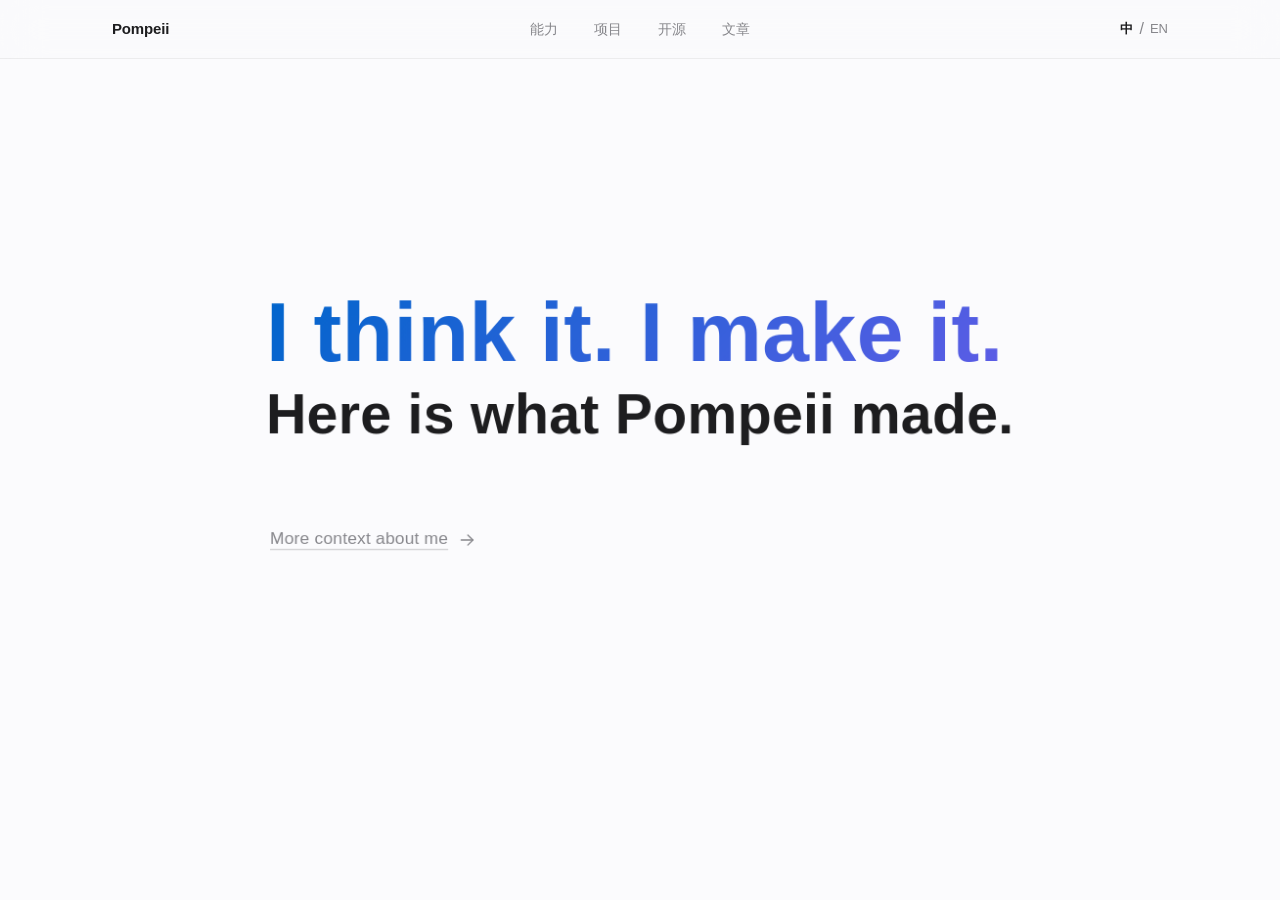
<file: index.html>
<!DOCTYPE html>
<html lang="zh-CN">
<head>
<meta charset="UTF-8">
<meta name="viewport" content="width=device-width, initial-scale=1.0">
<title>Pompeii · AI 产品经理</title>
<link rel="stylesheet" href="style.css">
</head>
<body>

<!-- 导航 -->
<nav class="nav">
  <div class="nav-content">
    <a class="nav-brand" href="index.html">Pompeii</a>
    <div class="nav-links">
      <a class="nav-link" href="portfolio.html#capabilities">能力</a>
      <a class="nav-link" href="portfolio.html#work">项目</a>
      <a class="nav-link" href="portfolio.html#opensource">开源</a>
      <a class="nav-link" href="portfolio.html#writing">文章</a>
    </div>
    <div class="nav-lang">
      <button class="nav-lang-btn is-active">中</button>
      <span class="nav-lang-sep">/</span>
      <button class="nav-lang-btn">EN</button>
    </div>
  </div>
</nav>

<!-- Home -->
<main class="home">
  <section class="hero">
    <div class="home-stack">
      <div class="home-title-block">
        <span class="home-line-1">I think it. I make it.</span>
        <span class="home-line-2">Here is what Pompeii made.</span>
      </div>
      <a class="home-cta" href="portfolio.html">More context about me <span class="home-cta-arrow"><svg viewBox="0 0 24 24" fill="none" stroke="currentColor" stroke-width="1.6" stroke-linecap="round" stroke-linejoin="round"><path d="M5 12 H19"/><path d="M13 6 L19 12 L13 18"/></svg></span></a>
    </div>
  </section>
</main>

<!-- Toast -->
<div class="toast" id="toast">已复制到剪贴板</div>

<script>
// 语言切换
document.querySelectorAll('.nav-lang-btn').forEach(btn => {
  btn.addEventListener('click', () => {
    document.querySelectorAll('.nav-lang-btn').forEach(b => b.classList.remove('is-active'));
    btn.classList.add('is-active');
    showToast('语言切换功能开发中...');
  });
});

// Toast
function showToast(msg) {
  const toast = document.getElementById('toast');
  toast.textContent = msg;
  toast.classList.add('show');
  setTimeout(() => toast.classList.remove('show'), 2000);
}
</script>

</body>
</html>
</file>
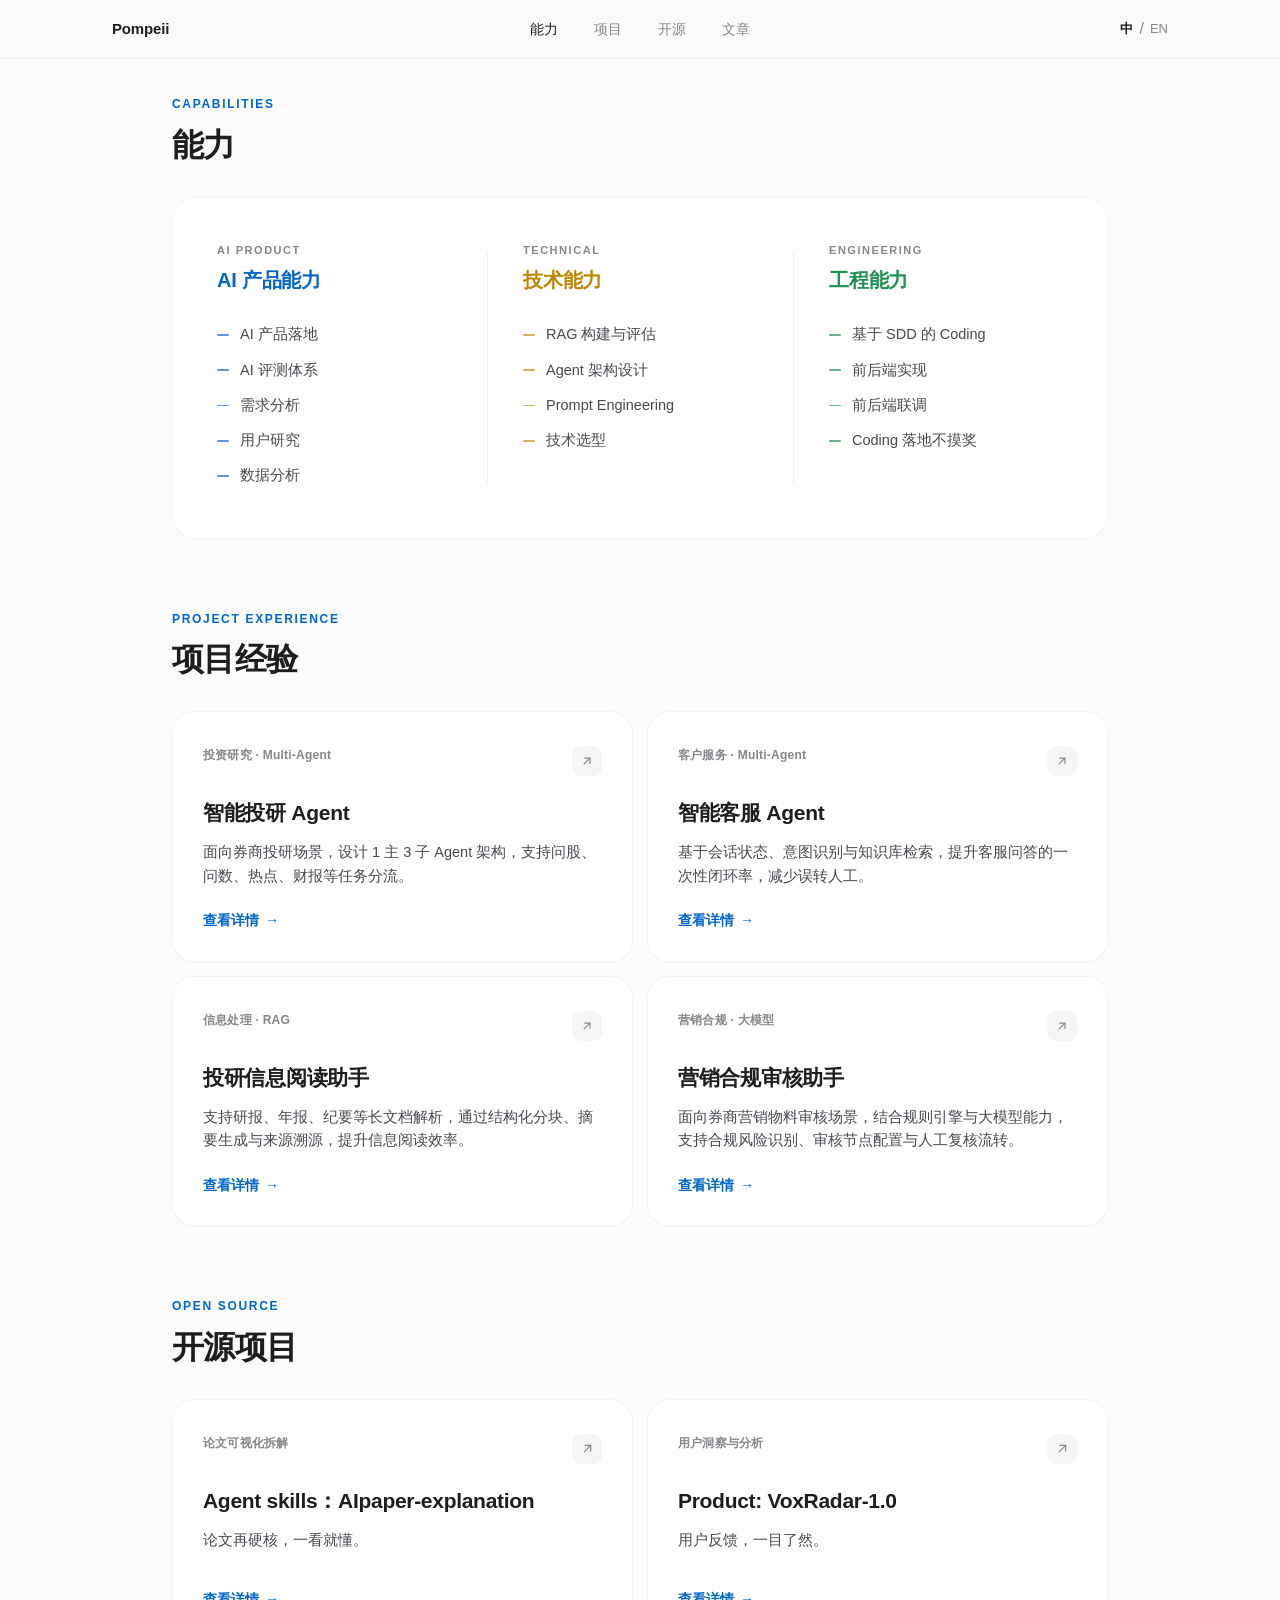
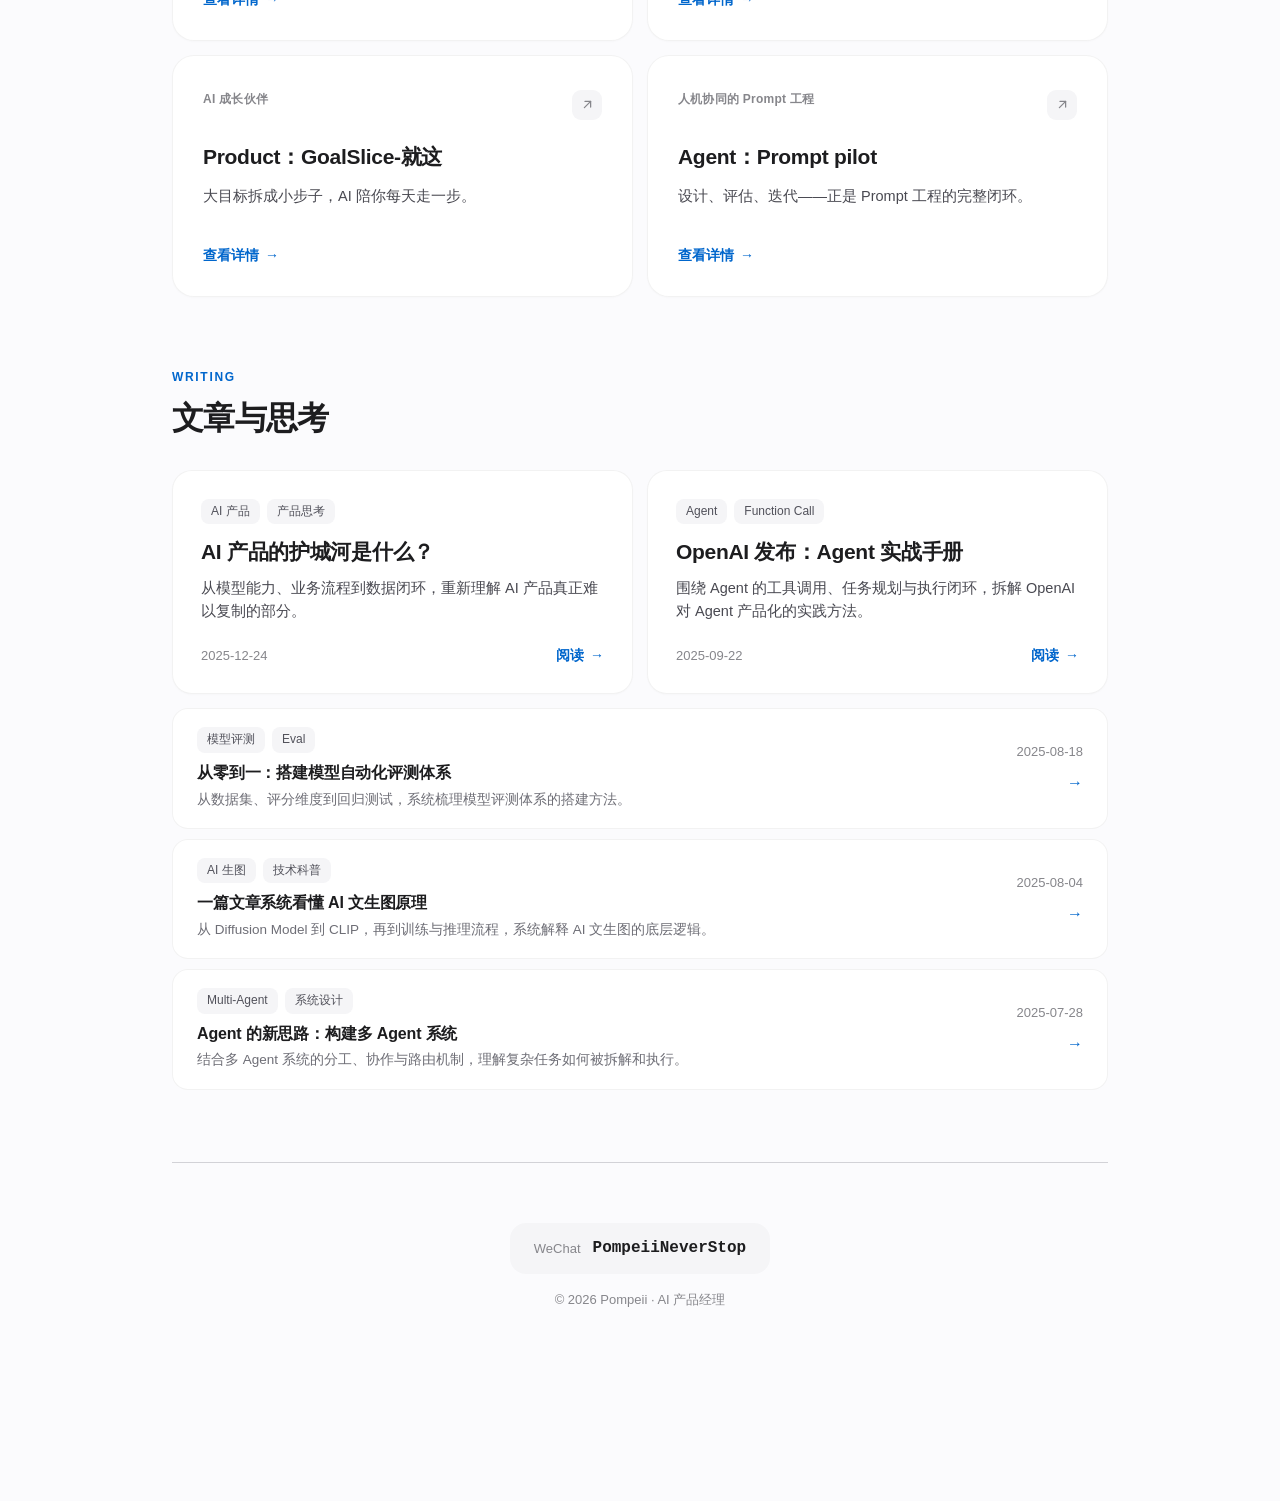
<file: portfolio.html>
<!DOCTYPE html>
<html lang="zh-CN">
<head>
<meta charset="UTF-8">
<meta name="viewport" content="width=device-width, initial-scale=1.0">
<title>作品集 · Pompeii</title>
<link rel="stylesheet" href="style.css">
</head>
<body>

<!-- 导航 -->
<nav class="nav">
  <div class="nav-content">
    <a class="nav-brand" href="index.html">Pompeii</a>
    <div class="nav-links">
      <a class="nav-link" href="#capabilities" data-nav="capabilities">能力</a>
      <a class="nav-link" href="#work" data-nav="work">项目</a>
      <a class="nav-link" href="#opensource" data-nav="opensource">开源</a>
      <a class="nav-link" href="#writing" data-nav="writing">文章</a>
    </div>
    <div class="nav-lang">
      <button class="nav-lang-btn is-active">中</button>
      <span class="nav-lang-sep">/</span>
      <button class="nav-lang-btn">EN</button>
    </div>
  </div>
</nav>

<div class="wrap portfolio-wrap">

<!-- 能力 -->
<section class="section" id="capabilities">
  <div class="section-head">
    <div class="section-kicker">Capabilities</div>
    <h2 class="section-title">能力</h2>
  </div>
  <div class="skills-strip">
    <div class="skills-grid">
      <div class="skill-col">
        <div class="col-kicker">AI Product</div>
        <h3 class="col-title">AI 产品能力</h3>
        <div class="skill-items">
          <div class="skill-item">AI 产品落地</div>
          <div class="skill-item">AI 评测体系</div>
          <div class="skill-item">需求分析</div>
          <div class="skill-item">用户研究</div>
          <div class="skill-item">数据分析</div>
        </div>
      </div>
      <div class="skill-col">
        <div class="col-kicker">Technical</div>
        <h3 class="col-title">技术能力</h3>
        <div class="skill-items">
          <div class="skill-item">RAG 构建与评估</div>
          <div class="skill-item">Agent 架构设计</div>
          <div class="skill-item">Prompt Engineering</div>
          <div class="skill-item">技术选型</div>
        </div>
      </div>
      <div class="skill-col">
        <div class="col-kicker">Engineering</div>
        <h3 class="col-title">工程能力</h3>
        <div class="skill-items">
          <div class="skill-item">基于 SDD 的 Coding</div>
          <div class="skill-item">前后端实现</div>
          <div class="skill-item">前后端联调</div>
          <div class="skill-item">Coding 落地不摸奖</div>
        </div>
      </div>
    </div>
  </div>
</section>

<!-- 项目经验 -->
<section class="section" id="work">
  <div class="section-head">
    <div class="section-kicker">Project Experience</div>
    <h2 class="section-title">项目经验</h2>
  </div>
  <div class="grid">
    <a class="work-card" href="work-invest-agent.html">
      <div class="work-card-top">
        <span class="work-domain">投资研究 · Multi-Agent</span>
        <span class="work-ext" aria-hidden="true">
          <svg viewBox="0 0 24 24" fill="none" stroke="currentColor" stroke-width="2" stroke-linecap="round" stroke-linejoin="round"><path d="M7 17L17 7"/><path d="M8 7h9v9"/></svg>
        </span>
      </div>
      <h3 class="work-title">智能投研 Agent</h3>
      <p class="work-desc">面向券商投研场景，设计 1 主 3 子 Agent 架构，支持问股、问数、热点、财报等任务分流。</p>
      <span class="work-link">查看详情 <span class="work-arrow">→</span></span>
    </a>

    <a class="work-card" href="work-customer-service-agent.html">
      <div class="work-card-top">
        <span class="work-domain">客户服务 · Multi-Agent</span>
        <span class="work-ext" aria-hidden="true">
          <svg viewBox="0 0 24 24" fill="none" stroke="currentColor" stroke-width="2" stroke-linecap="round" stroke-linejoin="round"><path d="M7 17L17 7"/><path d="M8 7h9v9"/></svg>
        </span>
      </div>
      <h3 class="work-title">智能客服 Agent</h3>
      <p class="work-desc">基于会话状态、意图识别与知识库检索，提升客服问答的一次性闭环率，减少误转人工。</p>
      <span class="work-link">查看详情 <span class="work-arrow">→</span></span>
    </a>

    <a class="work-card" href="work-research-reading.html">
      <div class="work-card-top">
        <span class="work-domain">信息处理 · RAG</span>
        <span class="work-ext" aria-hidden="true">
          <svg viewBox="0 0 24 24" fill="none" stroke="currentColor" stroke-width="2" stroke-linecap="round" stroke-linejoin="round"><path d="M7 17L17 7"/><path d="M8 7h9v9"/></svg>
        </span>
      </div>
      <h3 class="work-title">投研信息阅读助手</h3>
      <p class="work-desc">支持研报、年报、纪要等长文档解析，通过结构化分块、摘要生成与来源溯源，提升信息阅读效率。</p>
      <span class="work-link">查看详情 <span class="work-arrow">→</span></span>
    </a>

    <a class="work-card" href="work-content-review.html">
      <div class="work-card-top">
        <span class="work-domain">营销合规 · 大模型</span>
        <span class="work-ext" aria-hidden="true">
          <svg viewBox="0 0 24 24" fill="none" stroke="currentColor" stroke-width="2" stroke-linecap="round" stroke-linejoin="round"><path d="M7 17L17 7"/><path d="M8 7h9v9"/></svg>
        </span>
      </div>
      <h3 class="work-title">营销合规审核助手</h3>
      <p class="work-desc">面向券商营销物料审核场景，结合规则引擎与大模型能力，支持合规风险识别、审核节点配置与人工复核流转。</p>
      <span class="work-link">查看详情 <span class="work-arrow">→</span></span>
    </a>
  </div>
</section>

<!-- 开源项目 -->
<section class="section" id="opensource">
  <div class="section-head">
    <div class="section-kicker">Open Source</div>
    <h2 class="section-title">开源项目</h2>
  </div>
  <div class="grid">
    <a class="repo-card" href="repo-aipaper.html">
      <div class="repo-card-top">
        <span class="repo-domain">论文可视化拆解</span>
        <span class="repo-ext" aria-hidden="true">
          <svg viewBox="0 0 24 24" fill="none" stroke="currentColor" stroke-width="2" stroke-linecap="round" stroke-linejoin="round"><path d="M7 17L17 7"/><path d="M8 7h9v9"/></svg>
        </span>
      </div>
      <h3 class="repo-title">Agent skills：AIpaper-explanation</h3>
      <p class="repo-desc">论文再硬核，一看就懂。</p>
      <span class="repo-link">查看详情 <span class="repo-arrow">→</span></span>
    </a>

    <a class="repo-card" href="repo-voxradar.html">
      <div class="repo-card-top">
        <span class="repo-domain">用户洞察与分析</span>
        <span class="repo-ext" aria-hidden="true">
          <svg viewBox="0 0 24 24" fill="none" stroke="currentColor" stroke-width="2" stroke-linecap="round" stroke-linejoin="round"><path d="M7 17L17 7"/><path d="M8 7h9v9"/></svg>
        </span>
      </div>
      <h3 class="repo-title">Product: VoxRadar-1.0</h3>
      <p class="repo-desc">用户反馈，一目了然。</p>
      <span class="repo-link">查看详情 <span class="repo-arrow">→</span></span>
    </a>

    <a class="repo-card" href="repo-goalslice.html">
      <div class="repo-card-top">
        <span class="repo-domain">AI 成长伙伴</span>
        <span class="repo-ext" aria-hidden="true">
          <svg viewBox="0 0 24 24" fill="none" stroke="currentColor" stroke-width="2" stroke-linecap="round" stroke-linejoin="round"><path d="M7 17L17 7"/><path d="M8 7h9v9"/></svg>
        </span>
      </div>
      <h3 class="repo-title">Product：GoalSlice-就这</h3>
      <p class="repo-desc">大目标拆成小步子，AI 陪你每天走一步。</p>
      <span class="repo-link">查看详情 <span class="repo-arrow">→</span></span>
    </a>

    <a class="repo-card" href="repo-promptpilot.html">
      <div class="repo-card-top">
        <span class="repo-domain">人机协同的 Prompt 工程</span>
        <span class="repo-ext" aria-hidden="true">
          <svg viewBox="0 0 24 24" fill="none" stroke="currentColor" stroke-width="2" stroke-linecap="round" stroke-linejoin="round"><path d="M7 17L17 7"/><path d="M8 7h9v9"/></svg>
        </span>
      </div>
      <h3 class="repo-title">Agent：Prompt pilot</h3>
      <p class="repo-desc">设计、评估、迭代——正是 Prompt 工程的完整闭环。</p>
      <span class="repo-link">查看详情 <span class="repo-arrow">→</span></span>
    </a>
  </div>
</section>

<!-- 文章与思考 -->
<section class="section" id="writing">
  <div class="section-head">
    <div class="section-kicker">Writing</div>
    <h2 class="section-title">文章与思考</h2>
  </div>
  <div class="essays">
    <div class="grid">
      <a class="essay-featured" href="https://www.woshipm.com/ai/6311216.html" target="_blank" rel="noopener">
        <div class="essay-tags">
          <span class="essay-tag">AI 产品</span>
          <span class="essay-tag">产品思考</span>
        </div>
        <h3 class="essay-title">AI 产品的护城河是什么？</h3>
        <p class="essay-summary">从模型能力、业务流程到数据闭环，重新理解 AI 产品真正难以复制的部分。</p>
        <div class="essay-meta">
          <span class="essay-date">2025-12-24</span>
          <span class="essay-read">阅读 <span class="essay-arrow">→</span></span>
        </div>
      </a>
      <a class="essay-featured" href="https://www.woshipm.com/ai/6271561.html" target="_blank" rel="noopener">
        <div class="essay-tags">
          <span class="essay-tag">Agent</span>
          <span class="essay-tag">Function Call</span>
        </div>
        <h3 class="essay-title">OpenAI 发布：Agent 实战手册</h3>
        <p class="essay-summary">围绕 Agent 的工具调用、任务规划与执行闭环，拆解 OpenAI 对 Agent 产品化的实践方法。</p>
        <div class="essay-meta">
          <span class="essay-date">2025-09-22</span>
          <span class="essay-read">阅读 <span class="essay-arrow">→</span></span>
        </div>
      </a>
    </div>
    <div class="essay-list">
      <a class="essay-item" href="https://www.woshipm.com/ai/6256436.html" target="_blank" rel="noopener">
        <div class="essay-item-main">
          <div class="essay-tags">
            <span class="essay-tag">模型评测</span>
            <span class="essay-tag">Eval</span>
          </div>
          <h3 class="essay-item-title">从零到一：搭建模型自动化评测体系</h3>
          <p class="essay-item-summary">从数据集、评分维度到回归测试，系统梳理模型评测体系的搭建方法。</p>
        </div>
        <div class="essay-item-side">
          <span class="essay-date">2025-08-18</span>
          <span class="essay-arrow">→</span>
        </div>
      </a>
      <a class="essay-item" href="https://www.woshipm.com/ai/6247090.html" target="_blank" rel="noopener">
        <div class="essay-item-main">
          <div class="essay-tags">
            <span class="essay-tag">AI 生图</span>
            <span class="essay-tag">技术科普</span>
          </div>
          <h3 class="essay-item-title">一篇文章系统看懂 AI 文生图原理</h3>
          <p class="essay-item-summary">从 Diffusion Model 到 CLIP，再到训练与推理流程，系统解释 AI 文生图的底层逻辑。</p>
        </div>
        <div class="essay-item-side">
          <span class="essay-date">2025-08-04</span>
          <span class="essay-arrow">→</span>
        </div>
      </a>
      <a class="essay-item" href="https://www.woshipm.com/ai/6247091.html" target="_blank" rel="noopener">
        <div class="essay-item-main">
          <div class="essay-tags">
            <span class="essay-tag">Multi-Agent</span>
            <span class="essay-tag">系统设计</span>
          </div>
          <h3 class="essay-item-title">Agent 的新思路：构建多 Agent 系统</h3>
          <p class="essay-item-summary">结合多 Agent 系统的分工、协作与路由机制，理解复杂任务如何被拆解和执行。</p>
        </div>
        <div class="essay-item-side">
          <span class="essay-date">2025-07-28</span>
          <span class="essay-arrow">→</span>
        </div>
      </a>
    </div>
  </div>
</section>

<!-- Footer -->
<footer class="footer">
  <div class="wechat-box" onclick="copyWeChat()">
    <span class="label">WeChat</span>
    <span class="value">PompeiiNeverStop</span>
  </div>
  <p>© 2026 Pompeii · AI 产品经理</p>
</footer>

</div>

<!-- Toast -->
<div class="toast" id="toast">已复制到剪贴板</div>

<script>
// 导航高亮（滚动联动 active）
const navLinks = document.querySelectorAll('.nav-link[data-nav]');
const navTargets = ['capabilities','work','opensource','writing']
  .map(id => document.getElementById(id))
  .filter(Boolean);
if (navTargets.length) {
  const navObserver = new IntersectionObserver((entries) => {
    entries.forEach(entry => {
      if (entry.isIntersecting) {
        const id = entry.target.id;
        navLinks.forEach(link => {
          link.classList.toggle('active', link.dataset.nav === id);
        });
      }
    });
  }, { rootMargin: '-40% 0px -55% 0px', threshold: 0 });
  navTargets.forEach(el => navObserver.observe(el));
}

// 复制 WeChat
function copyWeChat() {
  navigator.clipboard.writeText('PompeiiNeverStop').then(() => {
    showToast('已复制到剪贴板');
  });
}

// 语言切换
document.querySelectorAll('.nav-lang-btn').forEach(btn => {
  btn.addEventListener('click', () => {
    document.querySelectorAll('.nav-lang-btn').forEach(b => b.classList.remove('is-active'));
    btn.classList.add('is-active');
    showToast('语言切换功能开发中...');
  });
});

// Toast
function showToast(msg) {
  const toast = document.getElementById('toast');
  toast.textContent = msg;
  toast.classList.add('show');
  setTimeout(() => toast.classList.remove('show'), 2000);
}
</script>

</body>
</html>
</file>
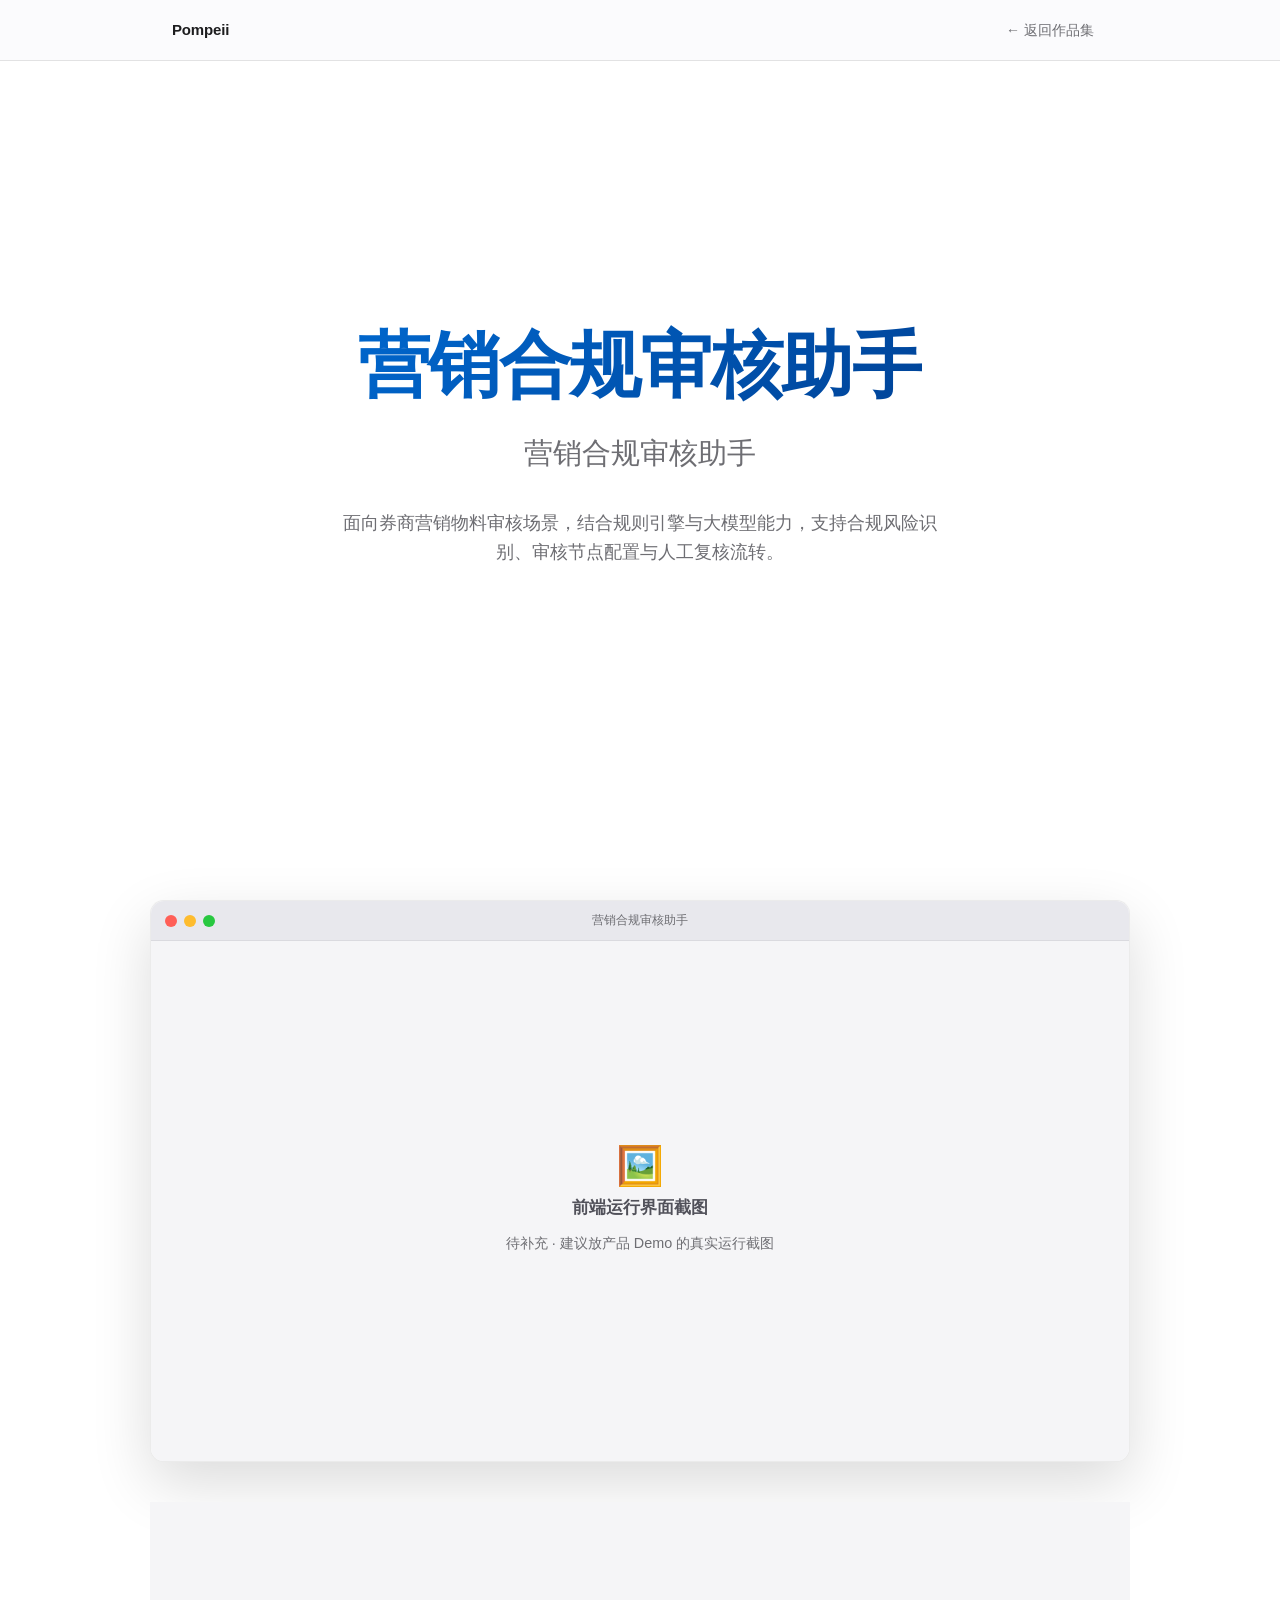
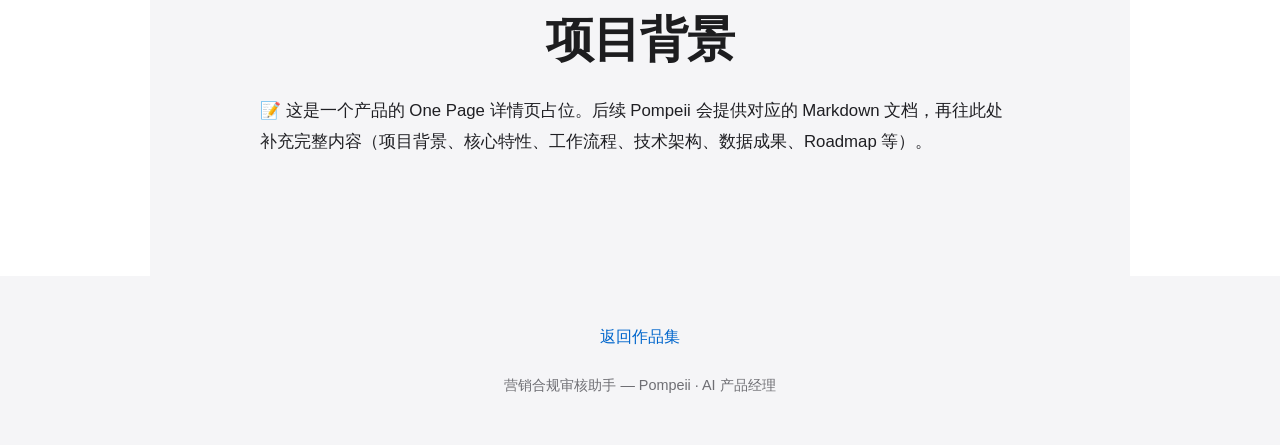
<file: work-content-review.html>
<!DOCTYPE html>
<html lang="zh-CN">
<head>
<meta charset="UTF-8">
<meta name="viewport" content="width=device-width, initial-scale=1.0">
<title>营销合规审核助手 — Pompeii</title>
<link rel="stylesheet" href="onepage.css">
</head>
<body>

<!-- Navigation -->
<nav>
  <div class="nav-content">
    <a href="index.html" class="nav-logo">Pompeii</a>
    <a href="portfolio.html#work" class="nav-back">← 返回作品集</a>
  </div>
</nav>

<!-- Hero -->
<section class="hero">
  <h1 class="fade-in">营销合规审核助手</h1>
  <p class="hero-subtitle fade-in">营销合规审核助手</p>
  <p class="hero-description fade-in">
    面向券商营销物料审核场景，结合规则引擎与大模型能力，支持合规风险识别、审核节点配置与人工复核流转。
  </p>
</section>

<!-- 前端运行界面（macOS 窗口） -->
<section style="padding:0 0 40px;max-width:980px;margin:0 auto;">
  <div class="mac-window">
    <div class="mac-titlebar">
      <div class="mac-dots"><span class="mac-dot red"></span><span class="mac-dot yellow"></span><span class="mac-dot green"></span></div>
      <span class="mac-title">营销合规审核助手</span>
    </div>
    <div class="mac-viewport">
      <div class="shot-frame">
        <span class="shot-icon">🖼️</span>
        <span class="shot-hint">前端运行界面截图</span>
        <span class="shot-sub">待补充 · 建议放产品 Demo 的真实运行截图</span>
      </div>
    </div>
  </div>
</section>

<!-- 项目背景（内容待补充） -->
<section class="section-dark" id="background">
  <h2 class="section-title fade-in">项目背景</h2>
  <div class="op-prose fade-in">
    <p>📝 这是一个产品的 One Page 详情页占位。后续 Pompeii 会提供对应的 Markdown 文档，再往此处补充完整内容（项目背景、核心特性、工作流程、技术架构、数据成果、Roadmap 等）。</p>
  </div>
</section>

<!-- Footer -->
<footer>
  <div class="footer-links">
    <a href="portfolio.html#work">返回作品集</a>
  </div>
  <p class="copyright">营销合规审核助手 — Pompeii · AI 产品经理</p>
</footer>

<script>
const observer = new IntersectionObserver((entries) => {
  entries.forEach(entry => { if (entry.isIntersecting) entry.target.classList.add('visible'); });
}, { threshold: 0.1, rootMargin: '0px 0px -50px 0px' });
document.querySelectorAll('.fade-in').forEach(el => observer.observe(el));
</script>

<script src="lightbox.js"></script>
</body>
</html>
</file>
<file: style.css>
/* ===== 个人作品集公共样式（Home + 作品集页共用）===== */
:root{
  --bg:#fbfbfd;
  --bg-alt:#f5f5f7;
  --ink:#1d1d1f;
  --ink-soft:#86868b;
  --hair:#d2d2d7;
  --blue:#0066cc;

  --l1:#0066cc;
  --l2:#bf8700;
  --l3:#1d8f4e;

  --l1-soft:#f0f6ff;
  --l2-soft:#fdf8ec;
  --l3-soft:#eef8f1;
}
*{box-sizing:border-box;}
html{-webkit-font-smoothing:antialiased;text-rendering:optimizeLegibility;}
body{
  margin:0;
  font-family:"SF Pro Display","SF Pro Text",-apple-system,BlinkMacSystemFont,"PingFang SC","Helvetica Neue",Helvetica,Arial,sans-serif;
  background:var(--bg);
  color:var(--ink);
  line-height:1.47;
}

/* 容器 */
.wrap{max-width:980px;margin:0 auto;padding:0 22px 120px;}
.portfolio-wrap{padding:96px 22px 120px;}

/* 导航 */
.nav{
  position:fixed;
  top:0;left:0;right:0;
  background:rgba(250,250,252,0.8);
  backdrop-filter:blur(20px);
  -webkit-backdrop-filter:blur(20px);
  border-bottom:1px solid rgba(0,0,0,0.06);
  z-index:100;
}
/* 三段式容器：Grid 1fr auto 1fr，中间导航真正居中 */
.nav-content{
  max-width:1120px;
  margin:0 auto;
  padding:0 32px;
  height:58px;
  display:grid;
  grid-template-columns:1fr auto 1fr;
  align-items:center;
}
.nav-brand{
  justify-self:start;
  font-weight:600;
  font-size:15px;
  letter-spacing:-.01em;
  text-decoration:none;
  color:var(--ink);
}
.nav-links{
  justify-self:center;
  display:flex;
  align-items:center;
  gap:36px;
  margin:0;
}
.nav-link{
  font-size:14px;
  font-weight:450;
  color:var(--ink-soft);
  text-decoration:none;
  padding:6px 0;
  transition:color .2s ease;
  white-space:nowrap;
}
.nav-link:hover{ color:var(--ink); }
.nav-link.active{ color:var(--ink); font-weight:500; }

/* 语言切换：纯文字，轻量，无按钮感 */
.nav-lang{
  justify-self:end;
  display:flex;
  align-items:center;
  gap:6px;
}
.nav-lang-btn{
  padding:0;
  border:none;
  background:transparent;
  font:inherit;
  font-size:13px;
  font-weight:450;
  color:var(--ink-soft);
  cursor:pointer;
  transition:color .2s ease;
}
.nav-lang-btn:hover{ color:var(--ink); }
.nav-lang-btn.is-active{ color:var(--ink); font-weight:600; }
.nav-lang-sep{ color:var(--ink-soft); }

/* Hero（作品集页通用，Home 页复用） */
.hero{
  padding:120px 0 56px;
  text-align:center;
}
h1.title{
  font-size:72px;
  font-weight:700;
  letter-spacing:-.03em;
  line-height:1.02;
  margin:0 0 20px;
  background:linear-gradient(135deg,#0066cc,#5e5ce6);
  -webkit-background-clip:text;
  -webkit-text-fill-color:transparent;
  background-clip:text;
}
.tagline{
  font-size:19px;
  font-weight:400;
  color:var(--ink-soft);
  line-height:1.75;
  max-width:560px;
  margin:0 auto;
}

/* Home 首页 */
.home{
  min-height:calc(100vh - 52px);
  display:flex;
  align-items:center;
  justify-content:center;
  padding:0 22px;
}
.home .hero{padding:0;}
/* 模糊对焦入场动画（首页 / 作品集页进入时） */
.home,
.portfolio-wrap{
  animation:pageBlurIn .7s cubic-bezier(.22,.61,.36,1) both;
  will-change:filter,transform,opacity;
}
@keyframes pageBlurIn{
  from{ opacity:0; filter:blur(10px); transform:scale(1.03); }
  to{ opacity:1; filter:blur(0); transform:scale(1); }
}
@media (prefers-reduced-motion: reduce){
  .home,
  .portfolio-wrap{ animation:none; }
}
.home-stack{
  display:inline-block;
  text-align:left;
}
.home-title-block{
  display:block;
}
.home-line-1{
  display:block;
  font-size:84px;
  font-weight:700;
  letter-spacing:.005em;
  line-height:1.05;
  background:linear-gradient(135deg,#0066cc,#5e5ce6);
  -webkit-background-clip:text;
  -webkit-text-fill-color:transparent;
  background-clip:text;
}
.home-line-2{
  display:block;
  font-size:56px;
  font-weight:700;
  letter-spacing:.005em;
  line-height:1.2;
  color:var(--ink);
  margin-top:4px;
}
.home-cta{
  display:inline-flex;
  align-items:center;
  gap:9px;
  margin-top:72px;
  padding:8px 4px;
  background:transparent;
  color:var(--ink-soft);
  border-radius:0;
  text-decoration:underline;
  text-decoration-color:rgba(0,0,0,.22);
  text-underline-offset:5px;
  text-decoration-thickness:1px;
  font-size:17px;
  font-weight:300;
  letter-spacing:.012em;
  transition:color .25s ease, text-decoration-color .25s ease;
}
.home-cta:hover{
  background:transparent;
  color:var(--ink);
  text-decoration-color:rgba(0,0,0,.5);
}
.home-cta-arrow{
  display:inline-flex;
  align-items:center;
  align-self:center;
  line-height:0;
  transition:transform .25s ease;
}
.home-cta-arrow svg{
  display:block;
  width:20px;
  height:20px;
  transition:stroke-width .25s ease;
}
.home-cta:hover .home-cta-arrow{
  transform:translateX(4px);
}
.home-cta:hover .home-cta-arrow svg{
  stroke-width:2.2;
}

/* 区块 */
.section{margin-bottom:72px;scroll-margin-top:80px;}
.section-head{
  margin:0 0 28px;
}
.section-title{
  font-size:32px;
  font-weight:700;
  letter-spacing:-.02em;
  margin:0;
}
.section-subtitle{
  font-size:15px;
  color:var(--ink-soft);
  margin-top:8px;
}
.section-kicker{
  font-size:12px;
  font-weight:600;
  letter-spacing:.14em;
  text-transform:uppercase;
  color:var(--blue);
  margin-bottom:8px;
}

/* 网格 */
.grid{
  display:grid;
  grid-template-columns:1fr 1fr;
  gap:14px;
}
.grid.three{grid-template-columns:repeat(3,1fr);}

/* 卡片（通用） */
.card{
  background:#fff;
  border-radius:20px;
  padding:28px;
  box-shadow:0 1px 1px rgba(0,0,0,.02),0 6px 20px rgba(0,0,0,.04);
  transition:transform .3s ease, box-shadow .3s ease;
  cursor:pointer;
  text-decoration:none;
  color:inherit;
  display:block;
}
.card:hover{
  transform:translateY(-2px);
  box-shadow:0 2px 4px rgba(0,0,0,.03),0 12px 32px rgba(0,0,0,.08);
}
.card-eyebrow{
  font-size:12px;
  font-weight:600;
  letter-spacing:.04em;
  text-transform:uppercase;
  color:var(--ink-soft);
  margin-bottom:8px;
}
.card h3{
  font-size:20px;
  font-weight:600;
  letter-spacing:-.01em;
  margin:0 0 10px;
}
.card p{
  font-size:15px;
  color:#494951;
  margin:0 0 16px;
  line-height:1.55;
}

/* 技能条带 */
.skills-strip{
  background:#fff;
  border-radius:24px;
  padding:44px 8px;
  border:1px solid rgba(0,0,0,.04);
  box-shadow:0 1px 2px rgba(0,0,0,.02);
}
.skills-grid{
  display:grid;
  grid-template-columns:repeat(3,1fr);
  gap:0;
}
.skill-col{
  padding:0 36px;
  position:relative;
}
.skill-col+.skill-col::before{
  content:"";
  position:absolute;
  left:0;top:10px;bottom:10px;
  width:1px;
  background:rgba(0,0,0,.06);
}
.col-kicker{
  font-size:11px;
  font-weight:600;
  letter-spacing:.14em;
  text-transform:uppercase;
  color:var(--ink-soft);
  margin-bottom:8px;
}
.col-title{
  font-size:20px;
  font-weight:700;
  letter-spacing:-.012em;
  margin:0 0 22px;
}
.skill-col:nth-child(1) .col-title{color:var(--l1);}
.skill-col:nth-child(2) .col-title{color:var(--l2);}
.skill-col:nth-child(3) .col-title{color:var(--l3);}
.skill-items{
  display:flex;
  flex-direction:column;
}
.skill-item{
  font-size:14.5px;
  font-weight:450;
  color:#494951;
  padding:7px 0;
  display:flex;
  align-items:center;
  gap:11px;
}
.skill-item::before{
  content:"";
  width:12px;
  height:1.5px;
  border-radius:1px;
  flex-shrink:0;
  opacity:.65;
}
.skill-col:nth-child(1) .skill-item::before{background:var(--l1);}
.skill-col:nth-child(2) .skill-item::before{background:var(--l2);}
.skill-col:nth-child(3) .skill-item::before{background:var(--l3);}

/* 落地项目卡片 */
.work-card{
  position:relative;
  display:flex;
  flex-direction:column;
  background:#fff;
  border:1px solid rgba(0,0,0,.05);
  border-radius:22px;
  padding:34px 30px 30px;
  min-height:242px;
  box-shadow:0 1px 2px rgba(0,0,0,.02);
  text-decoration:none;
  color:inherit;
  transition:transform .3s cubic-bezier(.28,.11,.32,1), box-shadow .3s ease, border-color .3s ease;
}
.work-card:hover{
  transform:translateY(-3px);
  border-color:rgba(0,0,0,.1);
  box-shadow:0 2px 6px rgba(0,0,0,.03),0 14px 34px rgba(0,0,0,.08);
}
.work-card-top{
  display:flex;
  align-items:flex-start;
  justify-content:space-between;
  gap:14px;
  margin-bottom:22px;
}
.work-domain{
  font-size:12px;
  font-weight:600;
  letter-spacing:.02em;
  color:var(--ink-soft);
  line-height:1.5;
}
.work-ext{
  flex-shrink:0;
  width:30px;
  height:30px;
  border-radius:9px;
  background:var(--bg-alt);
  display:flex;
  align-items:center;
  justify-content:center;
  color:var(--ink-soft);
  transition:background .25s ease, color .25s ease;
}
.work-card:hover .work-ext{
  background:var(--l1-soft);
  color:var(--l1);
}
.work-ext svg{width:14px;height:14px;}
.work-title{
  font-size:21px;
  font-weight:650;
  letter-spacing:-.014em;
  margin:0 0 12px;
}
.work-desc{
  font-size:14.5px;
  color:#494951;
  line-height:1.62;
  margin:0 0 22px;
}
.work-tags{
  display:flex;
  flex-wrap:wrap;
  gap:7px;
  margin-bottom:22px;
}
.work-tag{
  font-size:12.5px;
  font-weight:500;
  color:#51515a;
  background:var(--bg-alt);
  border-radius:8px;
  padding:5px 10px;
}
.work-link{
  margin-top:auto;
  font-size:14px;
  font-weight:600;
  color:var(--l1);
  display:inline-flex;
  align-items:center;
  gap:6px;
}
.work-arrow{
  display:inline-block;
  transition:transform .25s ease;
}
.work-card:hover .work-arrow{
  transform:translateX(3px);
}

/* 开源项目卡片 */
.repo-card{
  position:relative;
  display:flex;
  flex-direction:column;
  background:#fff;
  border:1px solid rgba(0,0,0,.05);
  border-radius:22px;
  padding:34px 30px 30px;
  min-height:242px;
  box-shadow:0 1px 2px rgba(0,0,0,.02);
  text-decoration:none;
  color:inherit;
  transition:transform .3s cubic-bezier(.28,.11,.32,1), box-shadow .3s ease, border-color .3s ease;
}
.repo-card:hover{
  transform:translateY(-3px);
  border-color:rgba(0,0,0,.1);
  box-shadow:0 2px 6px rgba(0,0,0,.03),0 14px 34px rgba(0,0,0,.08);
}
.repo-card-top{
  display:flex;
  align-items:flex-start;
  justify-content:space-between;
  gap:14px;
  margin-bottom:22px;
}
.repo-domain{
  font-size:12px;
  font-weight:600;
  letter-spacing:.02em;
  color:var(--ink-soft);
  line-height:1.5;
}
.repo-ext{
  width:30px;
  height:30px;
  border-radius:9px;
  background:var(--bg-alt);
  display:flex;
  align-items:center;
  justify-content:center;
  color:var(--ink-soft);
  transition:background .25s ease, color .25s ease;
}
.repo-card:hover .repo-ext{
  background:var(--l1-soft);
  color:var(--l1);
}
.repo-ext svg{width:15px;height:15px;}
.repo-title{
  font-size:21px;
  font-weight:650;
  letter-spacing:-.014em;
  margin:0 0 12px;
}
.repo-name{
  font-size:13px;
  font-family:"SF Mono",SFMono-Regular,Consolas,monospace;
  color:var(--ink-soft);
  margin-bottom:14px;
}
.repo-desc{
  font-size:14.5px;
  color:#494951;
  line-height:1.62;
  margin:0 0 22px;
}
.repo-tags{
  display:flex;
  flex-wrap:wrap;
  gap:7px;
  margin-bottom:22px;
}
.repo-tag{
  font-size:12.5px;
  font-weight:500;
  color:#51515a;
  background:var(--bg-alt);
  border-radius:8px;
  padding:5px 10px;
}
.repo-link{
  margin-top:auto;
  font-size:14px;
  font-weight:600;
  color:var(--l1);
  display:inline-flex;
  align-items:center;
  gap:6px;
}
.repo-arrow{
  display:inline-block;
  transition:transform .25s ease;
}
.repo-card:hover .repo-arrow{
  transform:translateX(3px);
}

/* 文章与思考 */
.essays{display:flex;flex-direction:column;gap:14px;}
.essay-featured{
  display:flex;
  flex-direction:column;
  background:#fff;
  border:1px solid rgba(0,0,0,.05);
  border-radius:20px;
  padding:28px;
  box-shadow:0 1px 2px rgba(0,0,0,.02);
  text-decoration:none;
  color:inherit;
  transition:transform .3s cubic-bezier(.28,.11,.32,1), box-shadow .3s ease, border-color .3s ease;
}
.essay-featured:hover{
  transform:translateY(-3px);
  border-color:rgba(0,0,0,.1);
  box-shadow:0 2px 6px rgba(0,0,0,.03),0 14px 34px rgba(0,0,0,.08);
}
.essay-tags{
  display:flex;
  flex-wrap:wrap;
  gap:7px;
  margin-bottom:14px;
}
.essay-tag{
  font-size:12px;
  font-weight:500;
  color:#51515a;
  background:var(--bg-alt);
  border-radius:8px;
  padding:4px 10px;
}
.essay-title{
  font-size:21px;
  font-weight:650;
  letter-spacing:-.014em;
  margin:0 0 10px;
  line-height:1.35;
}
.essay-summary{
  font-size:14.5px;
  color:#494951;
  line-height:1.6;
  margin:0 0 22px;
}
.essay-meta{
  margin-top:auto;
  display:flex;
  align-items:center;
  justify-content:space-between;
  gap:12px;
}
.essay-date{
  font-size:13px;
  color:var(--ink-soft);
}
.essay-read{
  font-size:14px;
  font-weight:600;
  color:var(--l1);
  display:inline-flex;
  align-items:center;
  gap:6px;
}
.essay-arrow{
  display:inline-block;
  transition:transform .25s ease;
}
.essay-featured:hover .essay-arrow,
.essay-item:hover .essay-arrow{
  transform:translateX(3px);
}

/* 紧凑列表卡片 */
.essay-list{display:flex;flex-direction:column;gap:10px;}
.essay-item{
  display:flex;
  align-items:center;
  gap:24px;
  background:#fff;
  border:1px solid rgba(0,0,0,.05);
  border-radius:16px;
  padding:18px 24px;
  text-decoration:none;
  color:inherit;
  transition:transform .25s ease, box-shadow .25s ease, border-color .25s ease;
}
.essay-item:hover{
  transform:translateY(-2px);
  border-color:rgba(0,0,0,.1);
  box-shadow:0 2px 6px rgba(0,0,0,.03),0 10px 24px rgba(0,0,0,.06);
}
.essay-item-main{flex:1;min-width:0;}
.essay-item .essay-tags{margin-bottom:8px;}
.essay-item-title{
  font-size:16px;
  font-weight:600;
  letter-spacing:-.01em;
  margin:0 0 5px;
}
.essay-item-summary{
  font-size:13.5px;
  color:#6e6e76;
  line-height:1.5;
  margin:0;
  display:-webkit-box;
  -webkit-line-clamp:1;
  -webkit-box-orient:vertical;
  overflow:hidden;
}
.essay-item-side{
  display:flex;
  flex-direction:column;
  align-items:flex-end;
  gap:10px;
  flex-shrink:0;
}
.essay-item-side .essay-arrow{
  color:var(--l1);
  font-size:16px;
  font-weight:600;
}

/* 关于 */
.about-card{
  background:#fff;
  border:1px solid rgba(0,0,0,.05);
  border-radius:22px;
  padding:36px;
  box-shadow:0 1px 2px rgba(0,0,0,.02);
}
.about-card p{
  font-size:16px;
  line-height:1.75;
  color:#494951;
  margin:0 0 14px;
}
.about-card p:last-child{margin-bottom:0;}

/* Footer */
.footer{
  text-align:center;
  padding:60px 0 40px;
  border-top:1px solid var(--hair);
}
.wechat-box{
  display:inline-flex;
  align-items:center;
  gap:12px;
  background:var(--bg-alt);
  border-radius:16px;
  padding:14px 24px;
  margin-bottom:16px;
  cursor:pointer;
  transition:background .2s ease;
}
.wechat-box:hover{
  background:#eef1f6;
}
.wechat-box .label{
  font-size:13px;
  color:var(--ink-soft);
}
.wechat-box .value{
  font-size:16px;
  font-weight:600;
  font-family:"SF Mono",SFMono-Regular,Consolas,monospace;
}
.footer p{
  font-size:13px;
  color:var(--ink-soft);
  margin:0;
}

/* Toast */
.toast{
  position:fixed;
  bottom:24px;
  left:50%;
  transform:translateX(-50%) translateY(100px);
  background:rgba(0,0,0,.8);
  color:#fff;
  padding:12px 24px;
  border-radius:14px;
  font-size:14px;
  font-weight:500;
  opacity:0;
  transition:all .3s ease;
  z-index:2000;
}
.toast.show{
  transform:translateX(-50%) translateY(0);
  opacity:1;
}

/* 响应式 */
@media(max-width:780px){
  .grid{grid-template-columns:1fr;}
  .grid.three{grid-template-columns:1fr;}
  h1.title{font-size:48px;}
  .hero{padding:100px 0 40px;}
  .nav-links{display:none;}
  .nav-content{padding:0 20px;}
  .skills-strip{padding:32px 24px;}
  .skills-grid{
    grid-template-columns:1fr;
    gap:0;
  }
  .skill-col{padding:28px 0;}
  .skill-col+.skill-col::before{
    left:0;right:0;top:0;bottom:auto;width:auto;height:1px;
  }
  .home{min-height:auto;padding:80px 22px;}
  .home-line-1{font-size:44px;}
  .home-line-2{font-size:30px;}
}
</file>
<file: onepage.css>
/* ===== One Page 产品详情页样式（参考 prompt-pilot.html）===== */
*{margin:0;padding:0;box-sizing:border-box;}

:root{
  --bg-primary:#ffffff;
  --bg-secondary:#f5f5f7;
  --text-primary:#1d1d1f;
  --text-secondary:#6e6e73;
  --accent-blue:#0066cc;
  --accent-blue-dark:#004499;
  --card-bg:#ffffff;
  --shadow-sm:0 2px 8px rgba(0,0,0,0.04);
  --shadow-md:0 4px 16px rgba(0,0,0,0.08);
  --shadow-lg:0 8px 32px rgba(0,0,0,0.12);
}

body{
  font-family:-apple-system,BlinkMacSystemFont,"SF Pro SC","PingFang SC","Microsoft YaHei",sans-serif;
  line-height:1.6;
  color:var(--text-primary);
  background:var(--bg-primary);
  -webkit-font-smoothing:antialiased;
}

/* Navigation（与作品集页 style.css 导航保持一致）*/
nav{
  position:fixed;
  top:0;left:0;right:0;
  background:rgba(251,251,253,0.8);
  backdrop-filter:blur(20px);
  -webkit-backdrop-filter:blur(20px);
  border-bottom:1px solid rgba(0,0,0,0.1);
  z-index:1000;
}
.nav-content{
  max-width:980px;
  margin:0 auto;
  padding:0 22px;
  height:60px;
  display:flex;
  align-items:center;
  justify-content:space-between;
  gap:24px;
}
.nav-logo{
  font-size:15px;
  font-weight:600;
  letter-spacing:-.01em;
  color:var(--text-primary);
  text-decoration:none;
  flex-shrink:0;
}
.nav-links{
  display:flex;
  gap:4px;
  margin:0 auto;
}
.nav-links a{
  font-size:14px;
  color:var(--text-secondary);
  text-decoration:none;
  padding:7px 14px;
  border-radius:980px;
  transition:color 0.2s ease, background 0.2s ease;
  white-space:nowrap;
}
.nav-links a:hover{
  color:var(--text-primary);
  background:var(--bg-secondary);
}
.nav-back{
  font-size:14px;
  font-weight:450;
  color:var(--text-secondary);
  text-decoration:none;
  padding:7px 14px;
  border-radius:980px;
  flex-shrink:0;
  transition:color 0.2s ease, background 0.2s ease;
}
.nav-back:hover{
  color:var(--accent-blue);
  background:rgba(0,102,204,0.08);
}

/* Hero */
.hero{
  min-height:100vh;
  display:flex;
  flex-direction:column;
  justify-content:center;
  align-items:center;
  text-align:center;
  padding:120px 22px 80px;
  max-width:980px;
  margin:0 auto;
  animation:pageBlurIn .7s cubic-bezier(.22,.61,.36,1) both;
  will-change:filter,transform,opacity;
}
/* 模糊对焦入场动画 */
@keyframes pageBlurIn{
  from{ opacity:0; filter:blur(10px); transform:scale(1.03); }
  to{ opacity:1; filter:blur(0); transform:scale(1); }
}
@media (prefers-reduced-motion: reduce){
  .hero{ animation:none; }
}
.hero h1{
  font-size:clamp(2.5rem,8vw,4.5rem);
  font-weight:700;
  letter-spacing:-0.02em;
  line-height:1.15;
  margin-bottom:1.5rem;
  background:linear-gradient(135deg,var(--accent-blue) 0%,var(--accent-blue-dark) 100%);
  -webkit-background-clip:text;
  -webkit-text-fill-color:transparent;
  background-clip:text;
}
.hero-subtitle{
  font-size:clamp(1.2rem,3vw,1.8rem);
  color:var(--text-secondary);
  max-width:700px;
  margin-bottom:2rem;
  font-weight:500;
}
.hero-description{
  font-size:1.1rem;
  color:var(--text-secondary);
  max-width:600px;
  line-height:1.7;
  margin-bottom:3rem;
}
.hero-tags{
  display:flex;
  flex-wrap:wrap;
  justify-content:center;
  gap:8px;
  margin-bottom:2rem;
}
.hero-tag{
  font-size:0.85rem;
  font-weight:500;
  color:#51515a;
  background:var(--bg-secondary);
  border-radius:8px;
  padding:5px 12px;
}
.cta-button{
  display:inline-block;
  padding:14px 30px;
  background:var(--accent-blue);
  color:white;
  text-decoration:none;
  border-radius:980px;
  font-size:1rem;
  font-weight:500;
  transition:all 0.3s;
}
.cta-button:hover{
  background:var(--accent-blue-dark);
  transform:scale(1.02);
}
.cta-button.secondary{
  background:transparent;
  color:var(--accent-blue);
  border:1px solid var(--accent-blue);
  margin-left:1rem;
}
.cta-button.secondary:hover{background:rgba(0,102,204,0.1);}

/* Section */
section{
  padding:100px 22px;
  max-width:980px;
  margin:0 auto;
}
.section-dark{background:var(--bg-secondary);}
.section-title{
  font-size:clamp(2rem,5vw,3rem);
  font-weight:700;
  letter-spacing:-0.02em;
  text-align:center;
  margin-bottom:1rem;
}
.section-subtitle{
  text-align:center;
  color:var(--text-secondary);
  font-size:1.2rem;
  margin-bottom:4rem;
}

/* Features grid */
.features-grid{
  display:grid;
  grid-template-columns:repeat(auto-fit,minmax(280px,1fr));
  gap:2rem;
  margin-top:3rem;
}
.feature-card{
  background:var(--card-bg);
  border-radius:18px;
  padding:2.5rem;
  box-shadow:var(--shadow-sm);
  transition:all 0.4s cubic-bezier(0.25,0.1,0.25,1);
}
.feature-card:hover{
  box-shadow:var(--shadow-lg);
  transform:translateY(-4px);
}
.feature-icon{
  width:48px;
  height:48px;
  background:linear-gradient(135deg,var(--accent-blue),var(--accent-blue-dark));
  border-radius:12px;
  display:flex;
  align-items:center;
  justify-content:center;
  font-size:1.5rem;
  margin-bottom:1.5rem;
}
.feature-card h3{
  font-size:1.4rem;
  font-weight:600;
  margin-bottom:0.8rem;
}
.feature-card p{color:var(--text-secondary);line-height:1.6;}

/* Workflow */
.workflow-container{
  background:var(--card-bg);
  border-radius:24px;
  padding:3rem;
  box-shadow:var(--shadow-md);
  margin-top:3rem;
  overflow-x:auto;
}
.mermaid{display:flex;justify-content:center;}

/* Philosophy grid */
.philosophy-grid{
  display:grid;
  grid-template-columns:1fr;
  gap:2.5rem;
  max-width:720px;
  margin:3rem auto 0;
}
.philosophy-item h3{
  font-size:1.3rem;
  margin-bottom:1rem;
  font-weight:600;
}
.philosophy-item p{
  color:var(--text-secondary);
  font-size:0.95rem;
  line-height:1.7;
  text-align:left;
}

/* 正文内容（技术栈 / 数据成果 / Roadmap 等） */
.op-prose{
  max-width:760px;
  margin:0 auto;
  font-size:1.05rem;
  line-height:1.85;
  color:#1f1f23;
}
.op-prose p{margin-bottom:1.2rem;}
.op-prose strong{font-weight:650;color:var(--text-primary);}
.op-prose ul,.op-prose ol{margin:0 0 1.4rem;padding-left:1.5rem;}
.op-prose li{margin-bottom:0.6rem;}
.op-prose code{
  font-family:"SF Mono",SFMono-Regular,Consolas,monospace;
  font-size:0.9em;
  background:var(--bg-secondary);
  padding:2px 6px;
  border-radius:5px;
}
.op-prose pre{
  font-family:"SF Mono",SFMono-Regular,Consolas,monospace;
  font-size:0.85rem;
  line-height:1.7;
  background:#1d1d1f;
  color:#f5f5f7;
  padding:1.4rem 1.6rem;
  border-radius:14px;
  overflow-x:auto;
  margin:0 0 1.6rem;
}
.op-prose pre code{background:transparent;padding:0;color:inherit;}

/* GitHub 链接卡片 */
.op-github{
  display:inline-flex;
  align-items:center;
  gap:10px;
  background:var(--card-bg);
  border:1px solid rgba(0,0,0,0.1);
  border-radius:12px;
  padding:12px 20px;
  text-decoration:none;
  color:var(--text-primary);
  font-weight:500;
  font-size:0.95rem;
  box-shadow:var(--shadow-sm);
  transition:all 0.3s;
}
.op-github:hover{
  transform:translateY(-2px);
  box-shadow:var(--shadow-md);
}
.op-github svg{width:20px;height:20px;flex-shrink:0;}
.op-link-center{text-align:center;margin-top:0.5rem;}

/* 前端运行界面截图占位 */
.screenshot-placeholder{
  max-width:760px;
  margin:0 auto 0;
}
.shot-frame{
  display:flex;
  flex-direction:column;
  align-items:center;
  justify-content:center;
  gap:10px;
  min-height:340px;
  border:2px dashed #c2c7d0;
  border-radius:18px;
  background:
    repeating-linear-gradient(45deg,transparent,transparent 14px,rgba(0,0,0,0.02) 14px,rgba(0,0,0,0.02) 28px),
    var(--bg-secondary);
  color:var(--text-secondary);
}
.shot-icon{font-size:2.4rem;line-height:1;}
.shot-hint{font-size:1.05rem;font-weight:600;color:#51515a;}
.shot-sub{font-size:0.9rem;}
.screenshot-placeholder figcaption{
  margin-top:12px;
  font-size:0.85rem;
  color:var(--text-secondary);
  text-align:center;
}

/* 前端运行界面真实截图 */
.screenshot-image{
  max-width:760px;
  margin:0 auto;
}
.screenshot-image img{
  display:block;
  width:100%;
  height:auto;
  border-radius:18px;
  border:1px solid rgba(0,0,0,0.06);
  box-shadow:0 18px 50px rgba(0,0,0,0.10);
}
.screenshot-image figcaption{
  margin-top:12px;
  font-size:0.85rem;
  color:var(--text-secondary);
  text-align:center;
}

/* macOS 风格窗口（前端运行界面容器） */
.mac-window{
  width:100%;
  max-width:980px;
  margin:0 auto;
  border-radius:14px;
  overflow:hidden;
  border:1px solid rgba(0,0,0,0.08);
  background:#fff;
  box-shadow:0 22px 60px rgba(0,0,0,0.14);
}
.mac-titlebar{
  display:grid;
  grid-template-columns:1fr auto 1fr;
  align-items:center;
  padding:10px 14px;
  background:#e8e8ed;
  border-bottom:1px solid rgba(0,0,0,0.06);
}
.mac-dots{display:flex;gap:7px;justify-self:start;}
.mac-dot{width:12px;height:12px;border-radius:50%;}
.mac-dot.red{background:#ff5f57;}
.mac-dot.yellow{background:#febc2e;}
.mac-dot.green{background:#28c840;}
.mac-title{
  justify-self:center;
  font-size:12px;
  font-weight:500;
  color:#6e6e73;
  white-space:nowrap;
}
/* 固定高度内容视口，超出可滚动查看全貌 */
.mac-viewport{
  height:520px;
  overflow-y:auto;
  overflow-x:hidden;
  background:var(--bg-secondary);
  -webkit-overflow-scrolling:touch;
  scrollbar-width:thin;
}
.mac-viewport::-webkit-scrollbar{width:8px;}
.mac-viewport::-webkit-scrollbar-thumb{
  background:rgba(0,0,0,0.18);
  border-radius:8px;
}
.mac-viewport img{
  display:block;
  width:100%;
  height:auto;
}
/* 宽图（如 VoxRadar）：窗口高度自适应贴合图片，消除底部空白 */
.mac-window--auto .mac-viewport{
  height:auto;
}
/* 占位态放进窗口里居中 */
.mac-viewport .shot-frame{
  min-height:100%;
  border:none;
  background:transparent;
}

/* 多端截图：竖屏端独占一行、居中且收窄 */
.cs-portrait{
  max-width:340px;
  margin:0 auto 1.5rem;
}
.cs-portrait .mac-viewport{
  height:560px;
}
/* 多端截图：宽屏端两列并排 */
.cs-row2{
  display:grid;
  grid-template-columns:1fr 1fr;
  gap:1.25rem;
  max-width:980px;
  margin:0 auto;
}
.cs-row2 .mac-window{
  max-width:none;
}
.cs-cap{
  text-align:center;
  margin-top:10px;
  font-size:0.85rem;
  color:var(--text-secondary);
}

/* 截图灯箱（lightbox.js） */
.lb-overlay{
  position:fixed; inset:0;
  background:rgba(0,0,0,0.92);
  z-index:10000;
  opacity:0;
  transition:opacity .3s ease;
  cursor:zoom-out;
}
.lb-clone{
  display:block;
  will-change:transform,left,top,width,height;
  box-shadow:0 30px 90px rgba(0,0,0,0.6);
  user-select:none;
  -webkit-user-drag:none;
}
.lb-close{
  position:fixed; top:18px; right:22px;
  width:42px; height:42px;
  border:none; border-radius:50%;
  background:rgba(255,255,255,0.12);
  color:#fff; font-size:26px; line-height:1;
  cursor:pointer; z-index:10002;
  display:flex; align-items:center; justify-content:center;
  transition:background .2s ease;
}
.lb-close:hover{ background:rgba(255,255,255,0.24); }

/* Footer */
footer{
  background:var(--bg-secondary);
  padding:3rem 22px;
  text-align:center;
}
.footer-links{margin-bottom:1.5rem;}
.footer-links a{
  color:var(--accent-blue);
  text-decoration:none;
  margin:0 1rem;
}
.footer-links a:hover{text-decoration:underline;}
.copyright{color:var(--text-secondary);font-size:0.9rem;}

/* Animations */
.fade-in{
  opacity:0;
  transform:translateY(30px);
  transition:all 0.8s cubic-bezier(0.25,0.1,0.25,1);
}
.fade-in.visible{
  opacity:1;
  transform:translateY(0);
}

/* Responsive */
@media(max-width:768px){
  .philosophy-grid{grid-template-columns:1fr;gap:2rem;}
  .hero{padding-top:140px;}
  .nav-links{display:none;}
  section{padding:70px 22px;}
  .mac-viewport{height:420px;}
  .cs-row2{grid-template-columns:1fr;}
  .cs-portrait{max-width:300px;}
}
</file>
